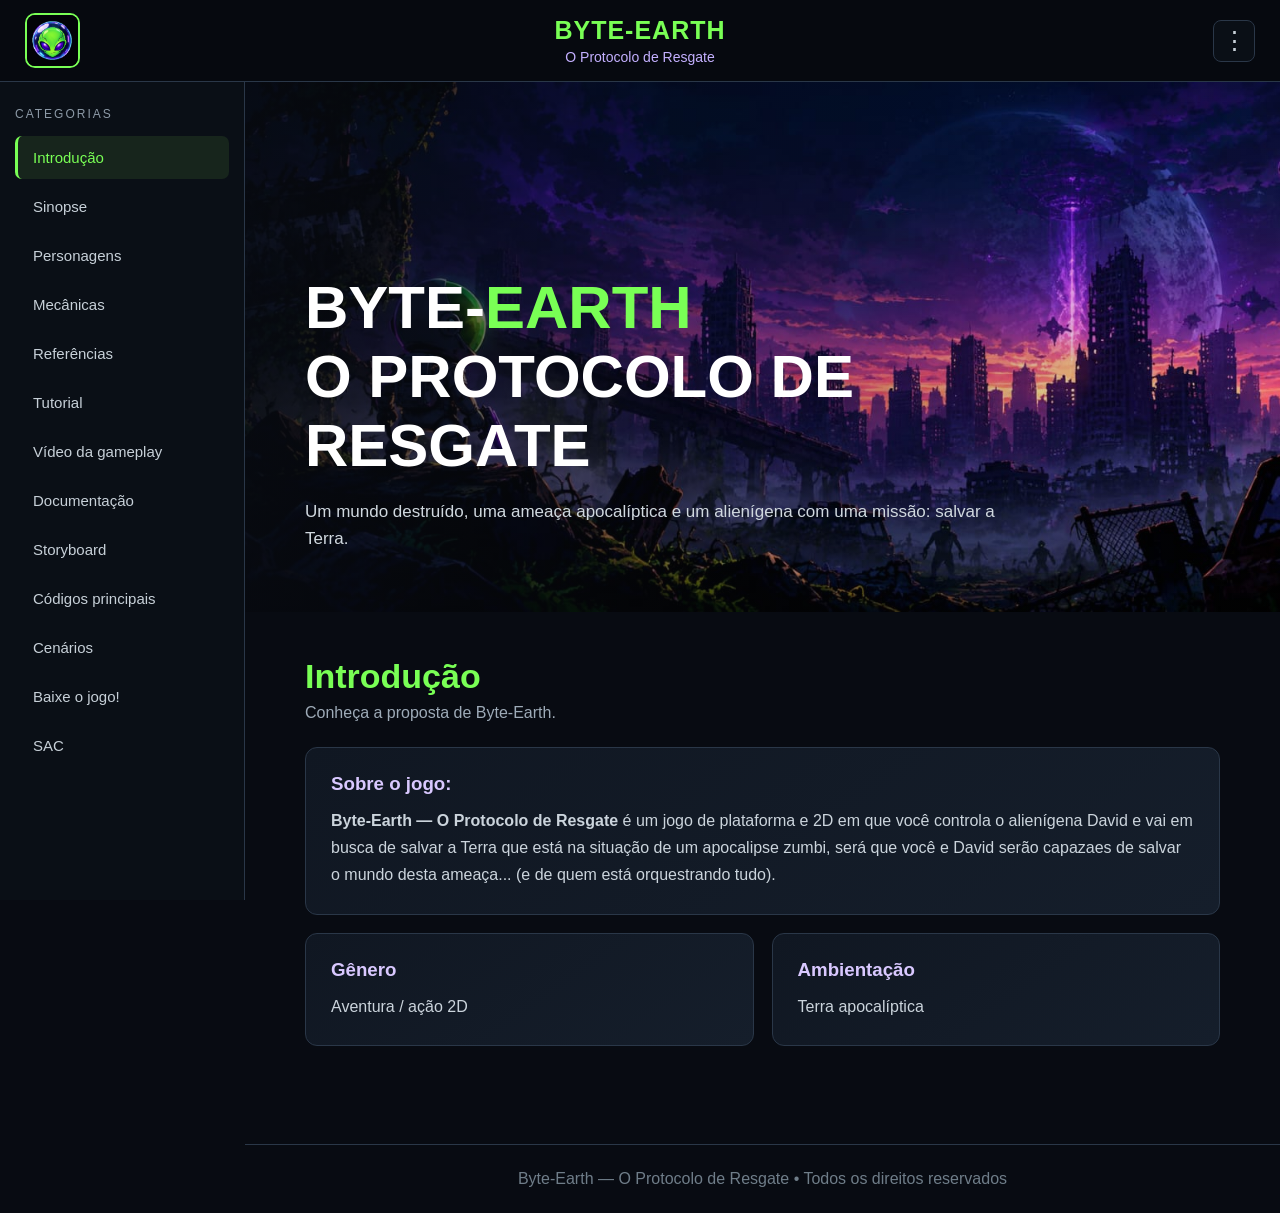
<file: index.html>
<!DOCTYPE html>
<html lang="pt-BR">

<head>
<meta charset="UTF-8">
<meta name="viewport" content="width=device-width, initial-scale=1.0">

<title>Byte-Earth — O Protocolo de Resgate</title>

<style>

* {
    box-sizing: border-box;
    margin: 0;
    padding: 0;
}

html {
    scroll-behavior: smooth;
}

body {
    font-family: Arial, sans-serif;
    background: #080b12;
    color: white;
}

/* CABEÇALHO */

header {
    position: fixed;
    top: 0;
    left: 0;
    right: 0;
    height: 82px;
    display: flex;
    align-items: center;
    justify-content: center;
    padding: 10px 25px;
    background: rgba(7, 10, 16, 0.95);
    border-bottom: 1px solid #2a3748;
    z-index: 1000;
}

.logo {
    position: absolute;
    left: 25px;
    width: 55px;
    height: 55px;
    border: 2px solid #79ff55;
    border-radius: 10px;
    display: flex;
    align-items: center;
    justify-content: center;
    color: #79ff55;
    font-size: 30px;
    overflow: hidden;
}

.logo img {
    width: 100%;
    height: 100%;
    object-fit: contain;
}

.titulo {
    text-align: center;
}

.titulo h1 {
    color: #79ff55;
    font-size: 25px;
    letter-spacing: 1px;
}

.titulo p {
    color: #c4b0ff;
    font-size: 14px;
    margin-top: 4px;
}


/* ============================= */
/* OPÇÕES DE VISUALIZAÇÃO */
/* ============================= */

.opcoes-visualizacao {
    position: absolute;
    right: 25px;
    top: 50%;
    transform: translateY(-50%);
    z-index: 1100;
}

#botao-tema {
    width: 42px;
    height: 42px;
    border: 1px solid #2a3748;
    border-radius: 8px;
    background: #0a0f16;
    color: #c7d0d8;
    font-size: 25px;
    line-height: 1;
    cursor: pointer;
    transition: 0.2s;
}

#botao-tema:hover {
    background: #17202c;
    color: #79ff55;
    border-color: #79ff55;
}

.menu-tema {
    display: none;
    position: absolute;
    right: 0;
    top: 50px;
    width: 175px;
    background: #0a0f16;
    border: 1px solid #2a3748;
    border-radius: 8px;
    padding: 6px;
    box-shadow: 0 8px 25px rgba(0, 0, 0, 0.35);
}

.menu-tema.aberto {
    display: block;
}

.menu-tema button {
    width: 100%;
    border: none;
    background: transparent;
    color: #c7d0d8;
    text-align: left;
    padding: 10px 12px;
    border-radius: 6px;
    cursor: pointer;
    font-size: 14px;
}

.menu-tema button:hover {
    background: #17202c;
    color: #79ff55;
}


/* ============================= */
/* MODO CLARO */
/* ============================= */

body.modo-claro {
    background: #f4f6f8;
    color: #17202c;
}

body.modo-claro header {
    background: rgba(255, 255, 255, 0.96);
    border-bottom-color: #cbd3dc;
}

body.modo-claro #botao-tema {
    background: #ffffff;
    color: #4b5865;
    border-color: #cbd3dc;
}

body.modo-claro #botao-tema:hover {
    background: #eef3f0;
    color: #2f8f1f;
    border-color: #79ff55;
}

body.modo-claro .menu-tema {
    background: #ffffff;
    border-color: #cbd3dc;
    box-shadow: 0 8px 25px rgba(0, 0, 0, 0.15);
}

body.modo-claro .menu-tema button {
    color: #36414c;
}

body.modo-claro .menu-tema button:hover {
    background: #eef3f0;
    color: #2f8f1f;
}

body.modo-claro aside {
    background: #ffffff;
    border-right-color: #cbd3dc;
}

body.modo-claro .menu-titulo {
    color: #66727d;
}

body.modo-claro .menu button {
    color: #4b5865;
}

body.modo-claro .menu button:hover {
    background: #e9eef2;
    color: #17202c;
    border-left-color: #2f8f1f;
}

body.modo-claro .menu button.ativo {
    background: #e8f3e5;
    color: #2f8f1f;
    border-left-color: #2f8f1f;
}

body.modo-claro .banner::after {
    background:
        linear-gradient(
            90deg,
            rgba(255, 255, 255, 0.82),
            rgba(255, 255, 255, 0.30),
            rgba(255, 255, 255, 0.05)
        );
}

body.modo-claro .banner p {
    color: #27333e;
}

body.modo-claro .secao h2 {
    color: #2f8f1f;
}

body.modo-claro .subtitulo {
    color: #66727d;
}

body.modo-claro .card {
    background:
        linear-gradient(
            145deg,
            #ffffff,
            #eef2f5
        );
    border-color: #cbd3dc;
}

body.modo-claro .card h3 {
    color: #5d42a6;
}

body.modo-claro .card p {
    color: #36414c;
}

body.modo-claro .imagem-espaco {
    background: #edf1f4;
    border-color: #9eabb8;
    color: #66727d;
}

body.modo-claro .video-espaco {
    background: #e8edf1;
    border-color: #9eabb8;
    color: #66727d;
}

body.modo-claro .video-tutorial {
    background: #e8edf1;
    border-color: #cbd3dc;
}

body.modo-claro footer {
    border-top-color: #cbd3dc;
    color: #66727d;
}

body.modo-claro .botao-download {
    background: #2f8f1f;
    color: #ffffff;
    border-color: #2f8f1f;
}

body.modo-claro .botao-download:hover {
    background: transparent;
    color: #2f8f1f;
    border-color: #2f8f1f;
}

body.modo-claro .logo {
    border-color: #2f8f1f;
}

body.modo-claro .titulo h1 {
    color: #2f8f1f;
}

body.modo-claro .titulo p {
    color: #6f50bd;
}


/* MENU LATERAL */

aside {
    position: fixed;
    top: 82px;
    left: 0;
    bottom: 0;
    width: 245px;
    background: #0a0f16;
    border-right: 1px solid #2a3748;
    padding: 25px 15px;
    z-index: 900;
    overflow-y: auto;
}

.menu-titulo {
    color: #8d9aa7;
    font-size: 12px;
    text-transform: uppercase;
    letter-spacing: 2px;
    margin-bottom: 12px;
}

.menu button {
    width: 100%;
    border: none;
    background: transparent;
    color: #c7d0d8;
    text-align: left;
    padding: 13px 15px;
    margin: 3px 0;
    border-radius: 7px;
    cursor: pointer;
    font-size: 15px;
    border-left: 3px solid transparent;
    transition: 0.2s;
}

.menu button:hover {
    background: #17202c;
    color: white;
    border-left-color: #79ff55;
}

.menu button.ativo {
    background: #17251c;
    color: #79ff55;
    border-left-color: #79ff55;
}


/* CONTEÚDO PRINCIPAL */

main {
    margin-left: 245px;
    padding-top: 82px;
}

.banner {
    height: 530px;
    display: flex;
    align-items: flex-end;
    padding: 60px;
    position: relative;
    overflow: hidden;
    background-size: cover;
    background-position: center center;
    background-repeat: no-repeat;
    background-attachment: fixed;
}

.banner-imagem {
    position: absolute;
    inset: 0;
    width: 100%;
    height: 100%;
    object-fit: cover;
    z-index: 0;
}

.banner::after {
    content: "";
    position: absolute;
    inset: 0;
    background:
        linear-gradient(
            90deg,
            rgba(8, 11, 18, 0.85),
            rgba(8, 11, 18, 0.25),
            rgba(8, 11, 18, 0.05)
        );
    z-index: 1;
}

.banner-conteudo {
    position: relative;
    z-index: 2;
    max-width: 700px;
}

.banner h2 {
    font-size: 60px;
    text-transform: uppercase;
}

.banner h2 span {
    color: #79ff55;
}

.banner p {
    margin-top: 18px;
    color: #d0d8df;
    font-size: 17px;
    line-height: 1.6;
}

.conteudo {
    padding: 45px 60px 80px;
    max-width: 1100px;
}

.secao {
    display: none;
    animation: aparecer 0.3s ease;
}

.secao.ativa {
    display: block;
}

@keyframes aparecer {
    from {
        opacity: 0;
        transform: translateY(10px);
    }

    to {
        opacity: 1;
        transform: translateY(0);
    }
}

.secao h2 {
    color: #79ff55;
    font-size: 34px;
    margin-bottom: 8px;
}

.subtitulo {
    color: #9eabb8;
    margin-bottom: 25px;
}


/* CARDS */

.card {
    background:
        linear-gradient(
            145deg,
            #101722,
            #151e2b
        );
    border: 1px solid #2a3748;
    border-radius: 12px;
    padding: 25px;
    margin-bottom: 18px;
}

.card h3 {
    color: #d9c8ff;
    margin-bottom: 12px;
}

.card p {
    color: #cbd4dc;
    line-height: 1.7;
}

.imagem-espaco {
    width: 100%;
    min-height: 300px;
    display: flex;
    align-items: center;
    justify-content: center;
    background: #111722;
    border: 1px dashed #45566a;
    border-radius: 10px;
    color: #6f7d89;
    font-size: 18px;
    text-align: center;
    overflow: hidden;
}

.imagem-espaco img {
    max-width: 100%;
    max-height: 500px;
    object-fit: contain;
    border-radius: 8px;
}

.codigo-imagem {
    max-width: calc(100% - 100px);
    max-height: 450px;
    width: auto;
    height: auto;
    object-fit: contain;
    border-radius: 8px;
    flex-shrink: 1;
    min-width: 0;
}

.grid {
    display: grid;
    grid-template-columns: repeat(2, 1fr);
    gap: 18px;
}


/* VÍDEO DA GAMEPLAY */

.video-espaco {
    width: 100%;
    aspect-ratio: 16 / 9;
    min-height: 260px;
    display: flex;
    align-items: center;
    justify-content: center;
    background: #05080d;
    border: 1px dashed #45566a;
    border-radius: 10px;
    color: #6f7d89;
    font-size: 18px;
    text-align: center;
    overflow: hidden;
}

.video-espaco video,
.video-espaco iframe {
    width: 100%;
    height: 100%;
    border: 0;
    object-fit: contain;
}


/* VÍDEO DO TUTORIAL */

.video-tutorial {
    width: 100%;
    aspect-ratio: 16 / 9;
    background: #05080d;
    border: 1px solid #2a3748;
    border-radius: 10px;
    overflow: hidden;
}

.video-tutorial video {
    display: block;
    width: 100%;
    height: 100%;
    object-fit: contain;
}


/* BOTÃO DE DOWNLOAD */

.botao-download {
    display: inline-block;
    padding: 13px 28px;
    margin-top: 10px;
    background: #79ff55;
    color: #080b12;
    text-decoration: none;
    font-weight: bold;
    font-size: 16px;
    border-radius: 8px;
    border: 2px solid #79ff55;
    transition: 0.2s;
}

.botao-download:hover {
    background: transparent;
    color: #79ff55;
    transform: scale(1.05);
}


/* RODAPÉ */

footer {
    margin-left: 245px;
    text-align: center;
    padding: 25px;
    border-top: 1px solid #2a3748;
    color: #6f7d89;
}


/* RESPONSIVIDADE PARA CELULARES E TABLETS */

@media (max-width: 768px) {

    header {
        height: 72px;
        padding: 8px 12px;
    }

    .logo {
        left: 12px;
        width: 44px;
        height: 44px;
    }

    .titulo h1 {
        font-size: 20px;
    }

    .titulo p {
        font-size: 12px;
    }

    .opcoes-visualizacao {
        right: 12px;
    }

    #botao-tema {
        width: 38px;
        height: 38px;
        font-size: 23px;
    }

    .menu-tema {
        top: 45px;
    }

    aside {
        top: 72px;
        left: 0;
        right: 0;
        bottom: auto;
        width: 100%;
        padding: 8px 10px;
        border-right: 0;
        border-bottom: 1px solid #2a3748;
    }

    .menu-titulo {
        display: none;
    }

    .menu {
        display: flex;
        gap: 6px;
        overflow-x: auto;
        white-space: nowrap;
        scrollbar-width: thin;
    }

    .menu button {
        width: auto;
        flex: 0 0 auto;
        padding: 10px 12px;
        margin: 0;
        font-size: 13px;
        border-left: 0;
        border-bottom: 3px solid transparent;
        text-align: center;
    }

    .menu button:hover,
    .menu button.ativo {
        border-left-color: transparent;
        border-bottom-color: #79ff55;
    }

    body.modo-claro .menu button:hover,
    body.modo-claro .menu button.ativo {
        border-bottom-color: #2f8f1f;
    }

    main {
        margin-left: 0;
        padding-top: 132px;
    }

    .banner {
        height: 350px;
        padding: 25px;
        background-attachment: scroll;
    }

    .banner h2 {
        font-size: clamp(30px, 8vw, 46px);
    }

    .banner p {
        font-size: 14px;
    }

    .conteudo {
        padding: 30px 18px 55px;
    }

    .secao h2 {
        font-size: 29px;
    }

    .grid {
        grid-template-columns: 1fr;
    }

    .card {
        padding: 18px;
    }

    .imagem-espaco {
        min-height: 180px;
        font-size: 15px;
    }

    .video-espaco,
    .video-tutorial {
        min-height: 0;
    }

    footer {
        margin-left: 0;
        padding: 20px 12px;
    }
}

@media (max-width: 480px) {

    .logo {
        width: 38px;
        height: 38px;
    }

    .titulo h1 {
        font-size: 17px;
    }

    .titulo p {
        font-size: 11px;
    }

    .banner {
        height: 300px;
        padding: 18px;
    }

    .conteudo {
        padding-right: 14px;
        padding-left: 14px;
    }

    .card {
        padding: 15px;
    }
}

</style>
</head>

<body>

<header>

    <div class="logo">
        <img src="icone-jogo.jpg" alt="Logo Byte-Earth">
    </div>

    <div class="titulo">
        <h1>BYTE-EARTH</h1>
        <p>O Protocolo de Resgate</p>
    </div>

    <div class="opcoes-visualizacao">

        <button
            id="botao-tema"
            onclick="alternarMenuTema()"
            aria-label="Opções de visualização">
            ⋮
        </button>

        <div id="menu-tema" class="menu-tema">

            <button onclick="mudarTema('claro')">
                ☀️ Modo claro
            </button>

            <button onclick="mudarTema('escuro')">
                🌙 Modo escuro
            </button>

        </div>

    </div>

</header>


<!-- MENU -->

<aside>

    <div class="menu-titulo">
        Categorias
    </div>

    <nav class="menu">

        <button class="ativo"
            onclick="mostrar('introducao', this)">
            Introdução
        </button>

        <button onclick="mostrar('historia', this)">
            Sinopse
        </button>

        <button onclick="mostrar('personagem', this)">
            Personagens
        </button>

        <button onclick="mostrar('mecanica', this)">
            Mecânicas
        </button>

        <button onclick="mostrar('referencias', this)">
            Referências
        </button>

        <button onclick="mostrar('tutorial', this)">
            Tutorial
        </button>

        <button onclick="mostrar('gameplay', this)">
            Vídeo da gameplay
        </button>

        <button onclick="mostrar('documentacao', this)">
            Documentação
        </button>

        <button onclick="mostrar('storyboard', this)">
            Storyboard
        </button>

        <button onclick="mostrar('codigos', this)">
            Códigos principais
        </button>

        <button onclick="mostrar('cenarios', this)">
            Cenários
        </button>

        <button onclick="mostrar('download', this)">
            Baixe o jogo!
        </button>

        <button onclick="mostrar('outras', this)">
            SAC
        </button>

    </nav>

</aside>


<!-- CONTEÚDO -->

<main>

<section class="banner">

    <img
        class="banner-imagem"
        src="banner-jogo.jpeg"
        alt="Banner de Byte-Earth">

    <div class="banner-conteudo">

        <h2>
            BYTE-<span>EARTH</span><br>
            O PROTOCOLO DE RESGATE
        </h2>

        <p>
            Um mundo destruído,
            uma ameaça apocalíptica
            e um alienígena com uma missão:
            salvar a Terra.
        </p>

    </div>

</section>


<div class="conteudo">


<!-- INTRODUÇÃO -->

<section id="introducao" class="secao ativa">

    <h2>Introdução</h2>

    <p class="subtitulo">
        Conheça a proposta de Byte-Earth.
    </p>

    <div class="card">

        <h3>Sobre o jogo:</h3>

        <p>

            <strong>
                Byte-Earth — O Protocolo de Resgate
            </strong>

            é um jogo de plataforma e 2D em que você controla o alienígena David
            e vai em busca de salvar a Terra que está na situação de um apocalipse zumbi,
            será que você e David serão capazaes de salvar o mundo desta ameaça...
            (e de quem está orquestrando tudo).

        </p>

    </div>

    <div class="grid">

        <div class="card">
            <h3>Gênero</h3>
            <p>Aventura / ação 2D</p>
        </div>

        <div class="card">
            <h3>Ambientação</h3>
            <p>Terra apocalíptica</p>
        </div>

    </div>

</section>


<!-- SINOPSE -->

<section id="historia" class="secao">

    <h2>Sinopse</h2>

    <p class="subtitulo">
        O começo da jornada.
    </p>

    <div class="card">

        <h3>O Protocolo de Resgate</h3>

        <p>

            Durante uma exploração espacial, o alienígena David tem sua nave derrubada por um pulso eletromagnético misterioso e acaba caindo na Terra. Ao despertar nos destroços, ele encontra um planeta devastado, quase sem vida humana e dominado por uma perigosa corrupção digital. Armado apenas com seu Blaster de Depuração, David precisa desbravar cidades abandonadas e instalações subterrâneas, enfrentando criaturas corrompidas e superando complexos desafios de lógica, programação e matemática. Sua missão é sobreviver e desvendar o grande enigma: o que realmente aconteceu com a humanidade?

            “No mundo onde tudo pode ser reprogramado, até o destino da humanidade depende de uma escolha.”

        </p>

    </div>

    <div class="card">

        <h3>Objetivo</h3>

        <p>

            Explorar o ambiente,
            sobreviver às ameaças,
            encontrar itens importantes
            e avançar até descobrir como
            executar o protocolo de resgate.

        </p>

    </div>

</section>


<!-- PERSONAGENS -->

<section id="personagem" class="secao">

    <h2>Personagens</h2>

    <p class="subtitulo">
        Os personagens de Byte-Earth.
    </p>

    <div class="card">

        <h3>Alienígena David</h3>

        <p>

            David é o personagem principal, controlado
            pelo jogador.
            <br>

            Ele possui um visual alienígena,
            utiliza um traje espacial e sua
            arma: Blaster de Depuração para enfrentar os zumbis e outros perigos
            encontrados durante a missão.

        </p>

        <div class="imagem-espaco">

            <img src="david.png"
                 alt="Imagem do alienígena David">

        </div>

    </div>


    <div class="card">

        <h3>Alienígena Paul</h3>

        <p>

            Paul é o antagonista principal, enfrentando ou se aliando
            ao jogador.
            <br>

            Ele possui um visual alienígena,
            utiliza um traje espacial e sua
            arma: Blaster de Depuração Zumbi para enfrentar o jogador e seus possíveis aliados
            encontrados durante a missão.

        </p>

        <div class="imagem-espaco">

            <img src="paul.png"
                 alt="Imagem do alienígena Paul">

        </div>

    </div>


    <div class="card">

        <h3>Zumbi</h3>

        <p>

            Zumbi comum<br>
            Quem será que está por trás disso? São muitos!

        </p>

        <div class="imagem-espaco">

            <img src="zumbinormalidade.jpeg"
                 alt="Imagem do zumbi">

        </div>

    </div>

</section>


<!-- MECÂNICAS -->

<section id="mecanica" class="secao">

    <h2>Mecânicas</h2>

    <p class="subtitulo">
        Como o jogador interage com o jogo.
    </p>

    <div class="grid">

        <div class="card">

            <h3>Movimentação</h3>

            <p>
                • Andar<br>
                • Correr<br>
                • Pular<br>
                • Agachar
            </p>

        </div>

        <div class="card">

            <h3>Combate</h3>

            <p>
                • Mirar<br>
                • Atirar<br>
                • Enfrentar inimigos<br>
                • Reagir ao dano
            </p>

        </div>

    </div>

    <div class="card">

        <h3>Imagem das mecânicas</h3>

        <div class="imagem-espaco">

            <img src="mecanica-jogo.jpg"
                 alt="Imagem das mecânicas do jogo">

        </div>

    </div>

</section>


<!-- REFERÊNCIAS -->

<section id="referencias" class="secao">

    <h2>Referências</h2>

    <p class="subtitulo">
        Referências e materiais utilizados no desenvolvimento de Byte-Earth.
    </p>

    <div class="card">

        <h3>Inspirações</h3>

        <p>

            Além da imaginação fértil dos desenvolvedores, alguns jogos e projetos que serviram de inspiração foram:<br>

            Mega man: a referência mais evidente, com o protagonista tendo características semelhantes ao Mega-man, já que
            David é pequeno e está em visão lateral, com a estrutura muito parecida com o personagem.<br>

            Alien Hominid: A história de Alien Hominid é parecida com a história de Byte-Earth, já que um alien(muito parecido com
            David inclusive) é submetido a situações caóiticas em meio a um cenário de destruição e cheio de combate.<br>

            Jogos de apocalipse zumbi em geral: O cenário zumbi foi inspirado no sucesso de séries e jogos como The Walking Dead, Resident Evil,
            Left 4 Dead e etc<br>

            Cuphead: além de todos esses, a boss fight foi inspirada nas lutas de Cuphead

        </p>

    </div>

</section>


<!-- TUTORIAL -->

<section id="tutorial" class="secao">

    <h2>Tutorial</h2>

    <p class="subtitulo">
        Aprenda como jogar Byte-Earth.
    </p>

    <div class="card">

        <h3>Como jogar</h3>

        <p>

            Confira o tutorial para conhecer os comandos e aprender o básico
            para começar sua aventura em Byte-Earth.

        </p>

        <div class="video-tutorial">

            <video controls playsinline preload="metadata">

                <source src="TUTORIAL.mp4" type="video/mp4">

            </video>

        </div>

    </div>

</section>


<!-- VÍDEO DA GAMEPLAY -->

<section id="gameplay" class="secao">

    <h2>Vídeo da gameplay</h2>

    <p class="subtitulo">
        Veja Byte-Earth em ação.
    </p>

    <div class="card">

        <h3>Gameplay do jogo</h3>

        <p>

            Assista a um vídeo mostrando um pouco da jogabilidade,
            dos cenários e dos desafios encontrados durante a aventura.

        </p>

        <div class="video-espaco">

            <video controls>

                <source src="video2.0.mp4" type="video/mp4">

            </video>

        </div>

    </div>

</section>


<!-- DOCUMENTAÇÃO -->

<section id="documentacao" class="secao">

    <h2>Documentação</h2>

    <p class="subtitulo">
        Materiais de documentação do projeto Byte-Earth.
    </p>

    <div class="card">

        <h3>Roteiro completo</h3>

        <p>
            Aqui será apresentado o roteiro completo do jogo.
        </p>

        <div class="imagem-espaco">

            <a href="ROTEIRO.COMPLETO.pdf" target="_blank">
                ROTEIRO COMPLETO
            </a>

        </div>

    </div>

    <div class="card">

        <h3>ABNT</h3>

        <p>
            Documentação do projeto organizada de acordo
            com as normas solicitadas.
        </p>

        <div class="imagem-espaco">

            <a href="Byte_Earth_Documentacao_ABNT_Completa.docx" target="_blank">
                ABNT
            </a>

        </div>

    </div>

    <div class="card">

        <h3>Documentação do site</h3>

        <p>
            Documentação referente à criação,
            estrutura e desenvolvimento do site.
        </p>

        <div class="imagem-espaco">

            <a href="Documentacao_site_certo.pdf" target="_blank">
                DOCUMENTAÇÃO DO SITE
            </a>

        </div>

    </div>

</section>


<!-- STORYBOARD -->

<section id="storyboard" class="secao">

    <h2>Storyboards</h2>

    <p class="subtitulo">
        Representação das principais cenas do jogo.<br>
        (Idealizadas em Maio, nem todas foram pra versão final)
    </p>

    <div class="grid">

        <div class="card">

            <h3>Storyboard 1</h3>

            <div class="imagem-espaco">

                <img src="storyboard1.jpg"
                     alt="Storyboard 1">

            </div>

        </div>

        <div class="card">

            <h3>Storyboard 2</h3>

            <div class="imagem-espaco">

                <img src="storyboard2.jpg"
                     alt="Storyboard 2">

            </div>

        </div>

        <div class="card">

            <h3>Storyboard 3</h3>

            <div class="imagem-espaco">

                <img src="storyboard3.jpg"
                     alt="Storyboard 3">

            </div>

        </div>

        <div class="card">

            <h3>Storyboard 4</h3>

            <div class="imagem-espaco">

                <img src="storyboard4.jpg"
                     alt="Storyboard 4">

            </div>

        </div>

        <div class="card">

            <h3>Storyboard 5</h3>

            <div class="imagem-espaco">

                <img src="storyboard5.jpg"
                     alt="Storyboard 5">

            </div>

        </div>

    </div>

</section>


<!-- CÓDIGOS PRINCIPAIS -->

<section id="codigos" class="secao">

    <h2>Códigos principais</h2>

    <p class="subtitulo">
        Principais códigos utilizados no projeto.
    </p>

    <div class="card">

        <h3>Principais códigos do jogo</h3>

        <p>
            Aqui serão apresentados os principais códigos
            utilizados no desenvolvimento do jogo.
        </p>

        <div class="imagem-espaco">

            <button onclick="codigoJogoAnterior()">
                &#10094;
            </button>

            <img id="codigo-jogo-imagem"
                 src="codegame1.jpeg"
                 class="codigo-imagem"
                 alt="Código principal do jogo">

            <button onclick="codigoJogoProximo()">
                &#10095;
            </button>

        </div>

        <p>
            <span id="codigo-jogo-contador">1 / 5</span>
        </p>

        <p>

            <strong>Legenda do código:</strong>

            <span id="codigo-jogo-legenda">
                Parte do código que permite o David andar, além de um pouco da programação que
                permite existir a gravidade, falando mais sobre a física do jogo.
            </span>

        </p>

    </div>


    <div class="card">

        <h3>Principais códigos do site</h3>

        <p>
            Aqui serão apresentados os principais códigos
            utilizados no desenvolvimento do site.
        </p>

        <div class="imagem-espaco">

            <button onclick="codigoSiteAnterior()">
                &#10094;
            </button>

            <img id="codigo-site-imagem"
                 src="codesite1.jpeg"
                 class="codigo-imagem"
                 alt="Código principal do site">

            <button onclick="codigoSiteProximo()">
                &#10095;
            </button>

        </div>

        <p>
            <span id="codigo-site-contador">1 / 5</span>
        </p>

        <p>

            <strong>Legenda do código:</strong>

            <span id="codigo-site-legenda">
                Um pouco do início do código, início do cabeçalho e
                de uma das partes mais importantes, o header.
            </span>

        </p>

    </div>

</section>


<!-- CENÁRIOS -->

<section id="cenarios" class="secao">

    <h2>Cenários</h2>

    <p class="subtitulo">
        Principais cenários presentes no jogo.
    </p>

    <div class="card">

        <h3>Menu pricipal</h3>

        <div class="imagem-espaco">

            <img src="menu.jpeg"
                 alt="Cenário 1">

        </div>

        <p>
            Menu Principal, é nessa imagem que você tem sua primeira interaçaão com Byte-Earth, podendo começar a jogar,
            escolher opções, ou sair do jogo... Mas você não faria isso com o David.
        </p>

    </div>


    <div class="card">

        <h3>Avenida dos Sonhos</h3>

        <div class="imagem-espaco">

            <img src="fase1.jpeg"
                 alt="Cenário 2">

        </div>

        <p>
            Fase inicial, é aqui que você aprende os comandos básicos e inicia sua jornada em Byte-Earth.
        </p>

    </div>


    <div class="card">

        <h3>Subúrbios Devastados (parte 1)</h3>

        <div class="imagem-espaco">

            <img src="SUBURBIOS.DEVASTADOS.png"
                 alt="Cenário 3">

        </div>

        <p>
            Apenas um zumbi para preparar David do que vem pela frente.
        </p>

    </div>


    <div class="card">

        <h3>Subúrbios Devastados (parte 2)</h3>

        <div class="imagem-espaco">

            <img src="Metrô em Ruínas na Cidade Abandonada.png"
                 alt="Cenário 4">

        </div>

        <p>
            CUIDADO! SÃO MUITOS!!!
        </p>

    </div>


    <div class="card">

        <h3>Metrô em Ruínas (parte 1)</h3>

        <div class="imagem-espaco">

            <img src="fase4.jpeg"
                 alt="Cenário 5">

        </div>

        <p>
            Mais alguns zumbis. Onde foram parar os humanos?
        </p>

    </div>


    <div class="card">

        <h3>Metrô em Ruínas (parte 2, Quiz)</h3>

        <div class="imagem-espaco">

            <img src="METRO.QUIZ.png"
                 alt="Cenário 6">

        </div>

        <p>
            Chega de zumbis! Aqui você terá de por em prática seus conhecimentos sobre IFDS, ACRE e matemática. Isso se quiser
            passar para uma... EMBOSCADA!!
        </p>

    </div>


    <div class="card">

        <h3>David vs Paul</h3>

        <div class="imagem-espaco">

            <img src="arena.jpeg"
                 alt="Cenário 7">

        </div>

        <p>
            Chegou a hora de enfrentar o responsável por todo o caos da Terra,
            se prepare para uma batalha épica contra Paul, o irmão do protagonista.
        </p>

    </div>

</section>


<!-- DOWNLOAD -->

<section id="download" class="secao">

    <h2>Baixe o jogo!</h2>

    <p class="subtitulo">
        Baixe a versão do jogo e comece sua aventura em Byte-Earth.
    </p>

    <div class="card">

        <h3>Download</h3>

        <p>
            Clique no botão abaixo para baixar o jogo:
        </p>

        <a href="jogo/"
           download
           class="botao-download">
            Jogue Agora
        </a>

    </div>

</section>


<!-- SAC -->

<section id="outras" class="secao">

    <h2>SAC</h2>

    <p class="subtitulo">
        Entre em contato com os desenvolvedores:
    </p>

    <div class="card">

        <h3>E-mail</h3>

        <p>
            davi.oliveira1@aluno.ifsp.edu.br
            <br>
            ph13012000@gmail.com
            <br>
            guilherme.lima271985@gmail.com
        </p>

    </div>

</section>

</div>

</main>


<!-- RODAPÉ -->

<footer>

    Byte-Earth — O Protocolo de Resgate
    • Todos os direitos reservados

</footer>


<!-- JAVASCRIPT -->

<script>

/* ============================= */
/* NAVEGAÇÃO ENTRE AS SEÇÕES */
/* ============================= */

function mostrar(id, botao) {

    const secoes =
        document.querySelectorAll(".secao");

    secoes.forEach(function(secao) {

        secao.classList.remove("ativa");

    });


    document
        .getElementById(id)
        .classList.add("ativa");


    const botoes =
        document.querySelectorAll(".menu button");

    botoes.forEach(function(btn) {

        btn.classList.remove("ativo");

    });


    botao.classList.add("ativo");


    window.scrollTo({
        top: 0,
        behavior: "smooth"
    });

}


/* ============================= */
/* CÓDIGOS DO JOGO */
/* ============================= */

let codigoJogoAtual = 1;


const imagensCodigoJogo = [
    "codegame1.jpeg",
    "codegame2.jpeg",
    "codegame3.jpeg",
    "codegame4.jpeg",
    "codegame5.jpeg"
];


const legendasCodigoJogo = [
    "[ESCREVA AQUI A LEGENDA DO CÓDIGO 1]",

    "Um pouco mais sobre a movimentação horizontal de David e também sobre a reação dele ao levar dano.",

    "Uma parte sobre o comportamento dos zumbis, incluindo onde eles são gerados, quantidade e distribuição pelas fases.",

    "Essa parte dos códigos mostra um pouco sobre a mecânica de troca de armas, o desenvolvimento do canhão, que tira mais pontos de vida e principalmente sobre o sistema de ataque, como que a bala sai e etc",

    "Esse pedaço fala um pouco mais sobre interface, animações e atalhos de teste"
];


function atualizarCodigoJogo() {

    document.getElementById("codigo-jogo-imagem").src =
        imagensCodigoJogo[codigoJogoAtual - 1];

    document.getElementById("codigo-jogo-contador").textContent =
        codigoJogoAtual + " / 5";

    document.getElementById("codigo-jogo-legenda").textContent =
        legendasCodigoJogo[codigoJogoAtual - 1];

}


function codigoJogoProximo() {

    codigoJogoAtual++;


    if (codigoJogoAtual > 5) {

        codigoJogoAtual = 1;

    }


    atualizarCodigoJogo();

}


function codigoJogoAnterior() {

    codigoJogoAtual--;


    if (codigoJogoAtual < 1) {

        codigoJogoAtual = 5;

    }


    atualizarCodigoJogo();

}


/* ============================= */
/* CÓDIGOS DO SITE */
/* ============================= */

let codigoSiteAtual = 1;


const imagensCodigoSite = [
    "codesite1.jpeg",
    "codesite2.jpg",
    "codesite3.jpg",
    "codesite4.jpg",
    "codesite5.jpg"
];


const legendasCodigoSite = [
    "[ESCREVA AQUI A LEGENDA DO CÓDIGO 1]",

    "Aqui mostra um pouco de como foi programado as abas do código(Introdução, Sinopse, Personagens e etc...)",

    "Este código controla a navegação do site, exibindo a seção selecionada, desativando as demais e destacando no menu a opção escolhida.",

    "Um pouco da produção do carrossel, que está sendo usado nessa mesma aba. O carrossel doi uma das partes mais difíceis de serem programadas.",

    "Responsividade: aqui mostra um pouco da programação do processo de responsividade do site (funcionar em qualquer dispositivo)."
];


function atualizarCodigoSite() {

    document.getElementById("codigo-site-imagem").src =
        imagensCodigoSite[codigoSiteAtual - 1];

    document.getElementById("codigo-site-contador").textContent =
        codigoSiteAtual + " / 5";

    document.getElementById("codigo-site-legenda").textContent =
        legendasCodigoSite[codigoSiteAtual - 1];

}


function codigoSiteProximo() {

    codigoSiteAtual++;


    if (codigoSiteAtual > 5) {

        codigoSiteAtual = 1;

    }


    atualizarCodigoSite();

}


function codigoSiteAnterior() {

    codigoSiteAtual--;


    if (codigoSiteAtual < 1) {

        codigoSiteAtual = 5;

    }


    atualizarCodigoSite();

}


/* ============================= */
/* EFEITO DE SCROLL DO BANNER */
/* ============================= */

window.addEventListener("scroll", function() {

    const imagem =
        document.querySelector(".banner-imagem");

    const scroll =
        window.scrollY;

    if (imagem) {

        imagem.style.transform =
            "translateY(" + (scroll * 0.35) + "px)";

    }

});


/* ============================= */
/* MODO CLARO / MODO ESCURO */
/* ============================= */

function alternarMenuTema() {

    const menu =
        document.getElementById("menu-tema");


    if (menu) {

        menu.classList.toggle("aberto");

    }

}


function mudarTema(tema) {

    const corpo =
        document.body;

    const menu =
        document.getElementById("menu-tema");


    if (tema === "claro") {

        corpo.classList.add("modo-claro");

        localStorage.setItem(
            "temaByteEarth",
            "claro"
        );

    } else {

        corpo.classList.remove("modo-claro");

        localStorage.setItem(
            "temaByteEarth",
            "escuro"
        );

    }


    if (menu) {

        menu.classList.remove("aberto");

    }

}


/* ============================= */
/* RECUPERA O TEMA SALVO */
/* ============================= */

const temaSalvo =
    localStorage.getItem("temaByteEarth");


if (temaSalvo === "claro") {

    document.body.classList.add("modo-claro");

}


/* ============================= */
/* FECHA O MENU AO CLICAR FORA */
/* ============================= */

document.addEventListener("click", function(evento) {

    const opcoes =
        document.querySelector(".opcoes-visualizacao");

    const menu =
        document.getElementById("menu-tema");


    if (
        opcoes &&
        menu &&
        !opcoes.contains(evento.target)
    ) {

        menu.classList.remove("aberto");

    }

});

</script>

</body>
</html>
</file>
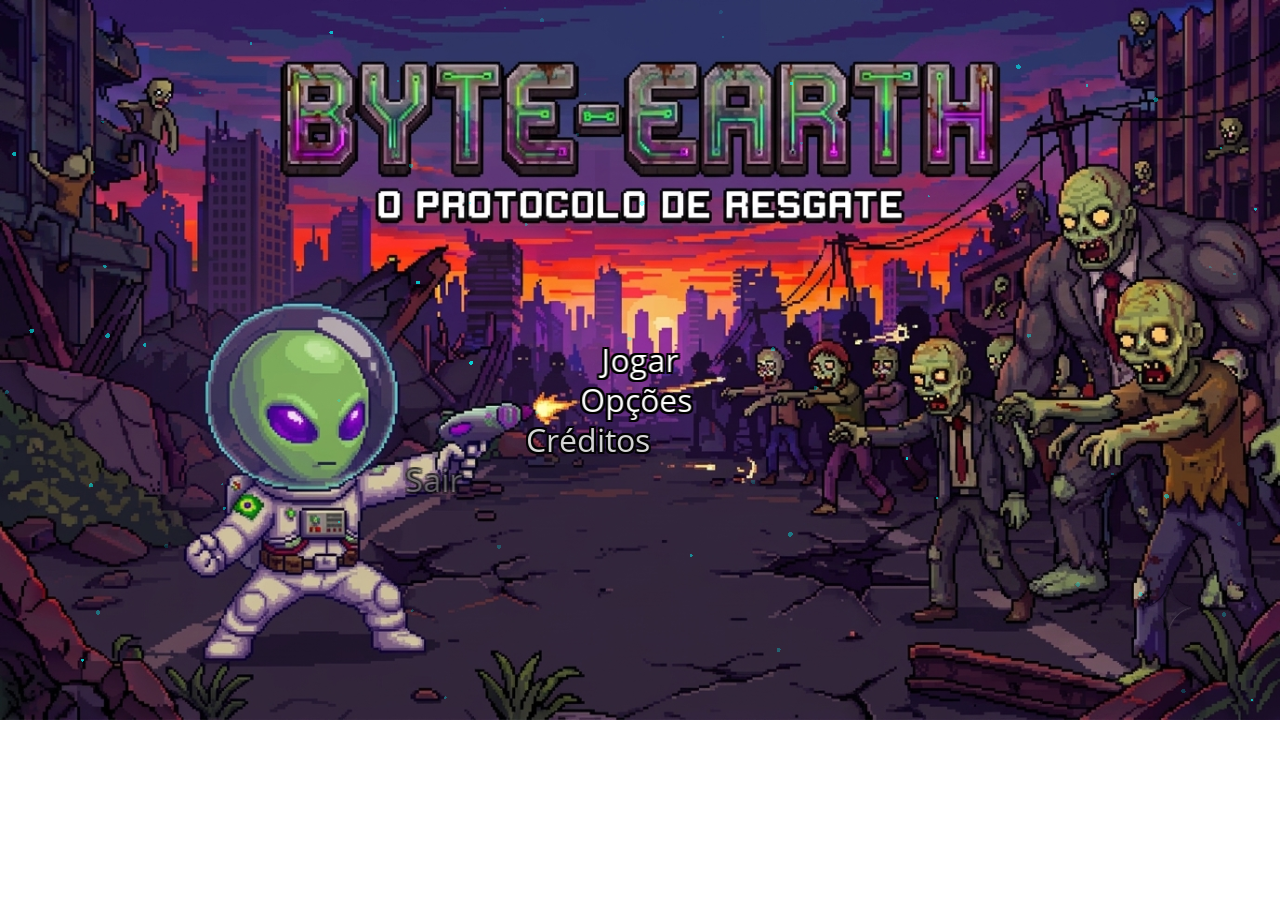
<file: jogo/index.html>
<!DOCTYPE html>
<html lang="en">

    <!-- Custom PreHead code is injected here -->
    

    <head>
        <meta http-equiv="X-UA-Compatible" content="IE=edge" />
        <meta name="apple-mobile-web-app-capable" content="yes" />
        <meta name ="viewport" content="width=device-width, initial-scale=1.0, maximum-scale=1.0, user-scalable=0" />
        <meta name="apple-mobile-web-app-status-bar-style" content="black-translucent" />
        <meta charset="utf-8"/>

        <!-- Builtin injector for disabling cache -->
        <meta http-equiv="pragma" content="no-cache"/>

        <!-- Set the title bar of the page -->
        <title>Byte-Earth O protocolo de resgate</title>

        <!-- Custom PreStyle code is injected here -->
        

        <!-- Set the background colour of the document -->
        <style>
            body {
                background: #0;
                color: #cccccc;
                margin: 0px;
                padding: 0px;
                border: 0px;
            }

            canvas {
                image-rendering: optimizeSpeed;
                -webkit-interpolation-mode: nearest-neighbor;
                -ms-touch-action: none;
                touch-action: none;
                margin: 0px;
                padding: 0px;
                border: 0px;
            }
            :-webkit-full-screen #canvas {
                width: 100%;
                height: 100%;
            }
            :-webkit-full-screen {
                width: 100%;
                height: 100%;
            }
            
            /* Custom Runner Styles */
            div.gm4html5_div_class {
                margin: 0px;
                padding: 0px;
                border: 0px;
            }
            div.gm4html5_login {
                padding: 20px;
                position: absolute;
                border: solid 2px #000000;
                background-color: #404040;
                color:#00ff00;
                border-radius: 15px;
                box-shadow: #101010 20px 20px 40px;
            }
            div.gm4html5_cancel_button {
                float: right;
            }
            div.gm4html5_login_button {
                float: left;
            }
            div.gm4html5_login_header {
                text-align: center;
            }
            /* END - Custom Runner Styles */
            
        </style>

        <!-- Custom PostStyle code is injected here -->
        

        <!-- Builtin injector for injecting flurry analytics code -->
        
    </head>

    <!-- Custom PostHead code is injected here -->
    

    <!-- Custom PreBody code is injected here -->
    

    <body>
        <!-- Custom BodyStart code is injected here -->
        

        <div class="gm4html5_div_class" id="gm4html5_div_id">
            
            <!-- Builtin injector for splash screen -->
            

            <!-- Custom PreCanvas code is injected here -->
            

            <!-- Create the canvas element the game draws to -->
            <canvas id="canvas" width="1280" height="720" >
                
                <p>Your browser doesn't support HTML5 canvas.</p>
            </canvas>
            
            <!-- Custom PostCanvas code is injected here -->
            
        </div>

        <!-- Run the game code -->
        <script type="text/javascript" src="html5game/Byte-Earth O protocolo de resgate.js?cachebust=838824796"></script>

        <!-- Builtin injector for injecting runner path -->
        

        <script>window.onload = GameMaker_Init;</script>

        <!-- Builtin injector for injecting google analytics code -->
        

        <!-- Custom BodyEnd code is injected here -->
        
    </body>

    <!-- Custom PostBody code is injected here -->
    
</html>
</file>
